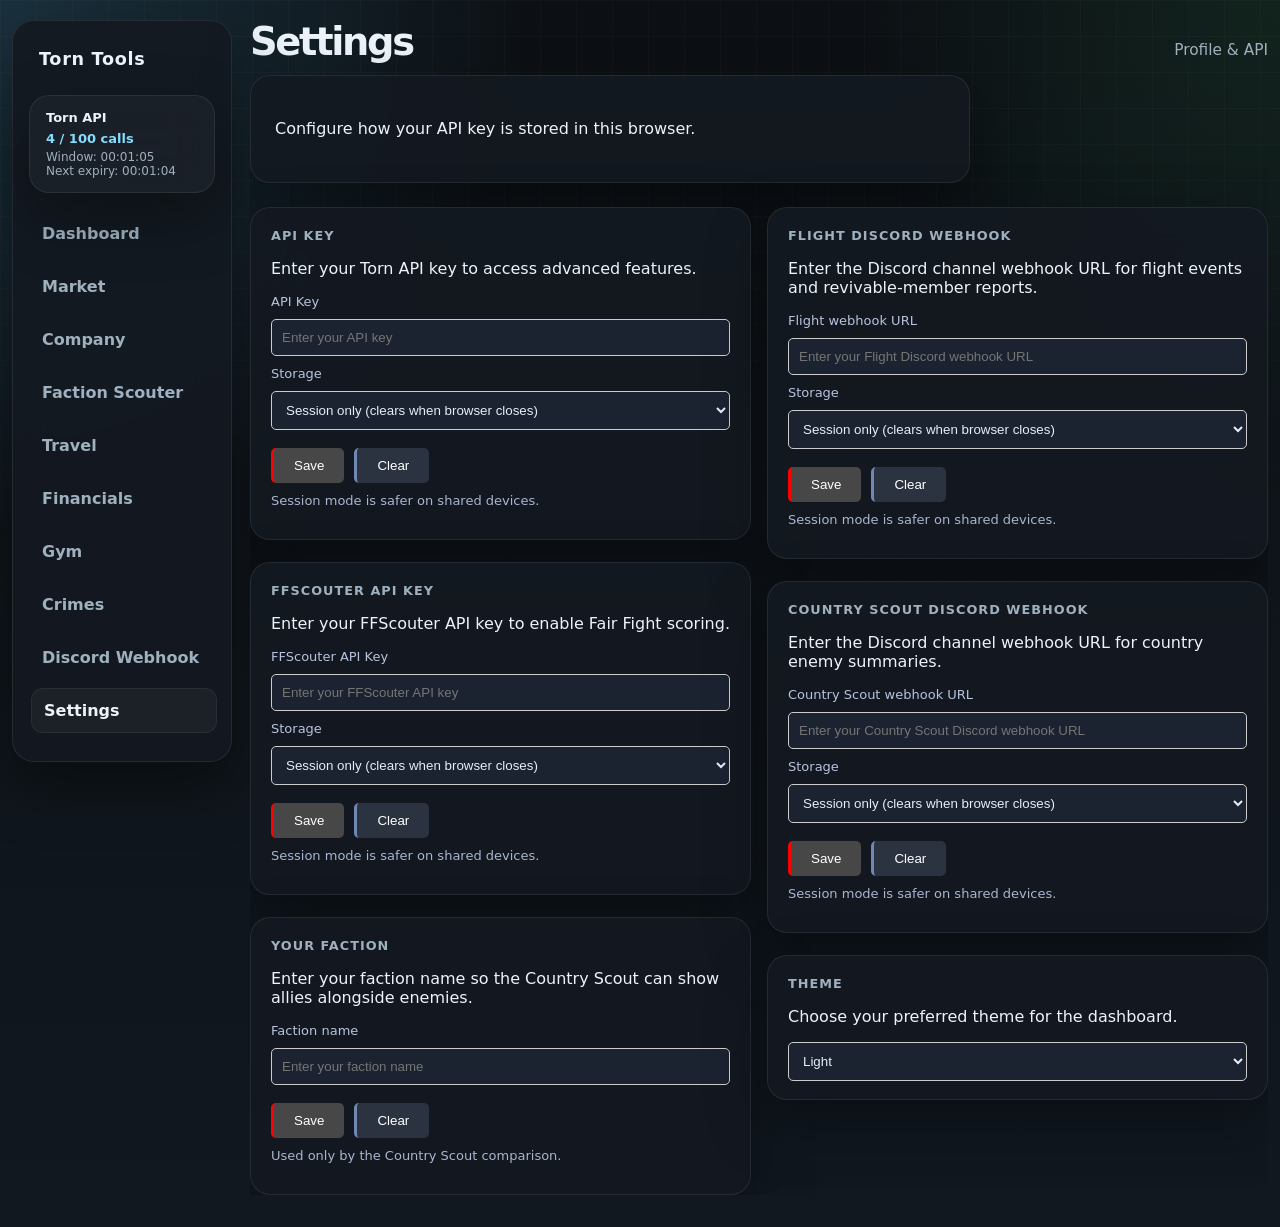
<file: index.html>
<!DOCTYPE html>
<html lang="en">
<head>
    <meta charset="UTF-8">
    <meta name="viewport" content="width=device-width, initial-scale=1.0">
    <title>Torn Dashboard</title>
    <link rel="stylesheet" href="./assets/css/styles.css">
    <link rel="stylesheet" href="./assets/css/dashboard.css">
</head>
    <body class="page-dashboard">
        <div class="container">

            <aside class="sidebar">

                <h2>Torn Tools</h2>

                <a href="./index.html">Dashboard</a>
                <a href="./pages/market.html">Market</a>
                <a href="./pages/company.html">Company</a>
                <a href="./pages/faction-scout.html">Faction Scouter</a>
                <a href="./pages/travel.html">Travel</a>
                <a href="./pages/financials.html">Financials</a>
                <a href="./pages/gym.html">Gym</a>
                <a href="./pages/crimes.html">Crimes</a>
                <a href="./pages/settings.html">Settings</a>
                    <a href="./pages/discord-webhook.html">Discord Webhook</a>

            </aside>

            <main class="content">

                <div class="header">
                    <h1>Dashboard</h1>
                    <span>
                        <span id="user-name">McGubbins</span>
                        <span> | </span>
                        <span id="user-faction">No Faction</span>
                    </span>
                </div>

                <div class="cards">

                    <div class="card card--wide">
                        <h3>Networth</h3>
                        <div class="value" id="user-networth">$0
                        </div>
                    </div>

                    <div class="card">
                        <h3>Level</h3>
                        <div class="value" id="user-level">35</div>
                    </div>

                    <div class="card">
                        <h3>Energy</h3>
                        <div class="value" id="user-energy">150 / 150</div>
                    </div>

                    <div class="card">
                        <h3>Nerve</h3>
                        <div class="value" id="user-nerve">60 / 60</div>
                    </div>

                    <div class="card">
                        <h3>Happy</h3>
                        <div class="value" id="user-happy">4,950 / 5,000</div>
                    </div>

                    <div class="card">
                        <h3>Life</h3>
                        <div class="value" id="user-life">0 / 0</div>
                    </div>

                </div>

            </main>

        </div>

        <script src="./assets/js/main.js"></script>
        <script src="./assets/js/dashboard.js"></script>
    </body>
</html>
</file>
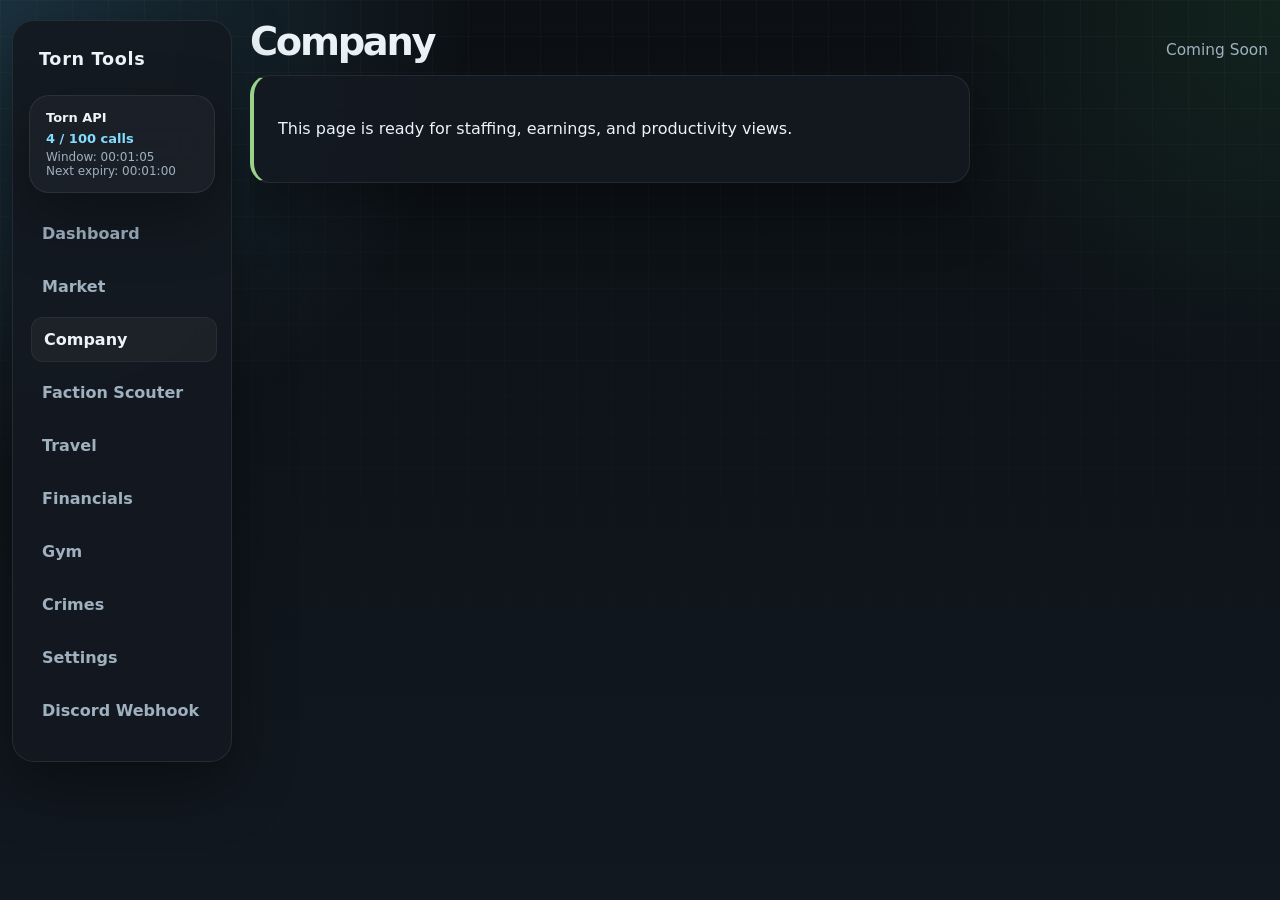
<file: pages/company.html>
<!DOCTYPE html>
<html lang="en">
<head>
    <meta charset="UTF-8">
    <meta name="viewport" content="width=device-width, initial-scale=1.0">
    <title>Company | Torn Dashboard</title>
    <link rel="stylesheet" href="../assets/css/styles.css">
    <link rel="stylesheet" href="../assets/css/company.css">
</head>
<body class="page-company">
    <div class="container">
        <aside class="sidebar">
            <h2>Torn Tools</h2>
            <a href="../index.html">Dashboard</a>
            <a href="./market.html">Market</a>
            <a href="./company.html">Company</a>
            <a href="./faction-scout.html">Faction Scouter</a>
            <a href="./travel.html">Travel</a>
            <a href="./financials.html">Financials</a>
            <a href="./gym.html">Gym</a>
            <a href="./crimes.html">Crimes</a>
            <a href="./settings.html">Settings</a>
                <a href="./discord-webhook.html">Discord Webhook</a>
        </aside>

        <main class="content">
            <div class="header">
                <h1>Company</h1>
                <span>Coming Soon</span>
            </div>
            <section class="page-placeholder">
                <p>This page is ready for staffing, earnings, and productivity views.</p>
            </section>
        </main>
    </div>

    <script src="../assets/js/main.js"></script>
</body>
</html>
</file>
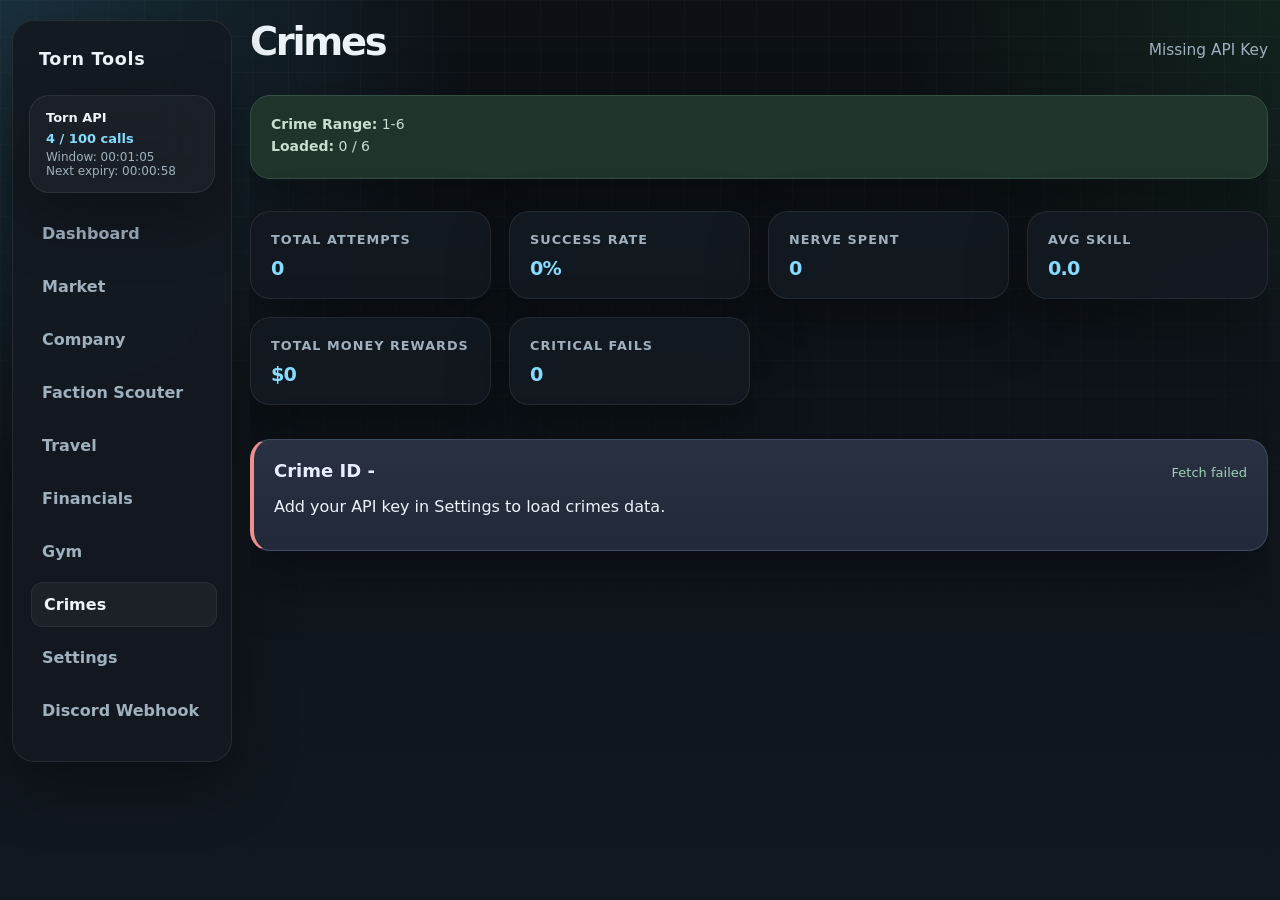
<file: pages/crimes.html>
<!DOCTYPE html>
<html lang="en">
<head>
    <meta charset="UTF-8">
    <meta name="viewport" content="width=device-width, initial-scale=1.0">
    <title>Crimes | Torn Dashboard</title>
    <link rel="stylesheet" href="../assets/css/styles.css">
    <link rel="stylesheet" href="../assets/css/crimes.css">
</head>
<body class="page-crimes">
    <div class="container">
        <aside class="sidebar">
            <h2>Torn Tools</h2>
            <a href="../index.html">Dashboard</a>
            <a href="./market.html">Market</a>
            <a href="./company.html">Company</a>
            <a href="./faction-scout.html">Faction Scouter</a>
            <a href="./travel.html">Travel</a>
            <a href="./financials.html">Financials</a>
            <a href="./gym.html">Gym</a>
            <a href="./crimes.html">Crimes</a>
            <a href="./settings.html">Settings</a>
                <a href="./discord-webhook.html">Discord Webhook</a>
        </aside>

        <main class="content">
            <div class="header">
                <h1>Crimes</h1>
                <span id="crimes-status">Ready</span>
            </div>

            <section class="card crimes-controls">
                <div class="crimes-controls-row">
                    <strong>Crime Range:</strong>
                    <span id="crime-range-text">1-9</span>
                </div>
                <div class="crimes-controls-row">
                    <strong>Loaded:</strong>
                    <span id="crimes-loaded-count">0 / 9</span>
                </div>
            </section>

            <section class="cards crimes-summary" id="crimes-summary"></section>
            <section class="crimes-list" id="crimes-list"></section>
        </main>
    </div>

    <script src="../assets/js/main.js"></script>
    <script src="../assets/js/crimes.js"></script>
</body>
</html>
</file>
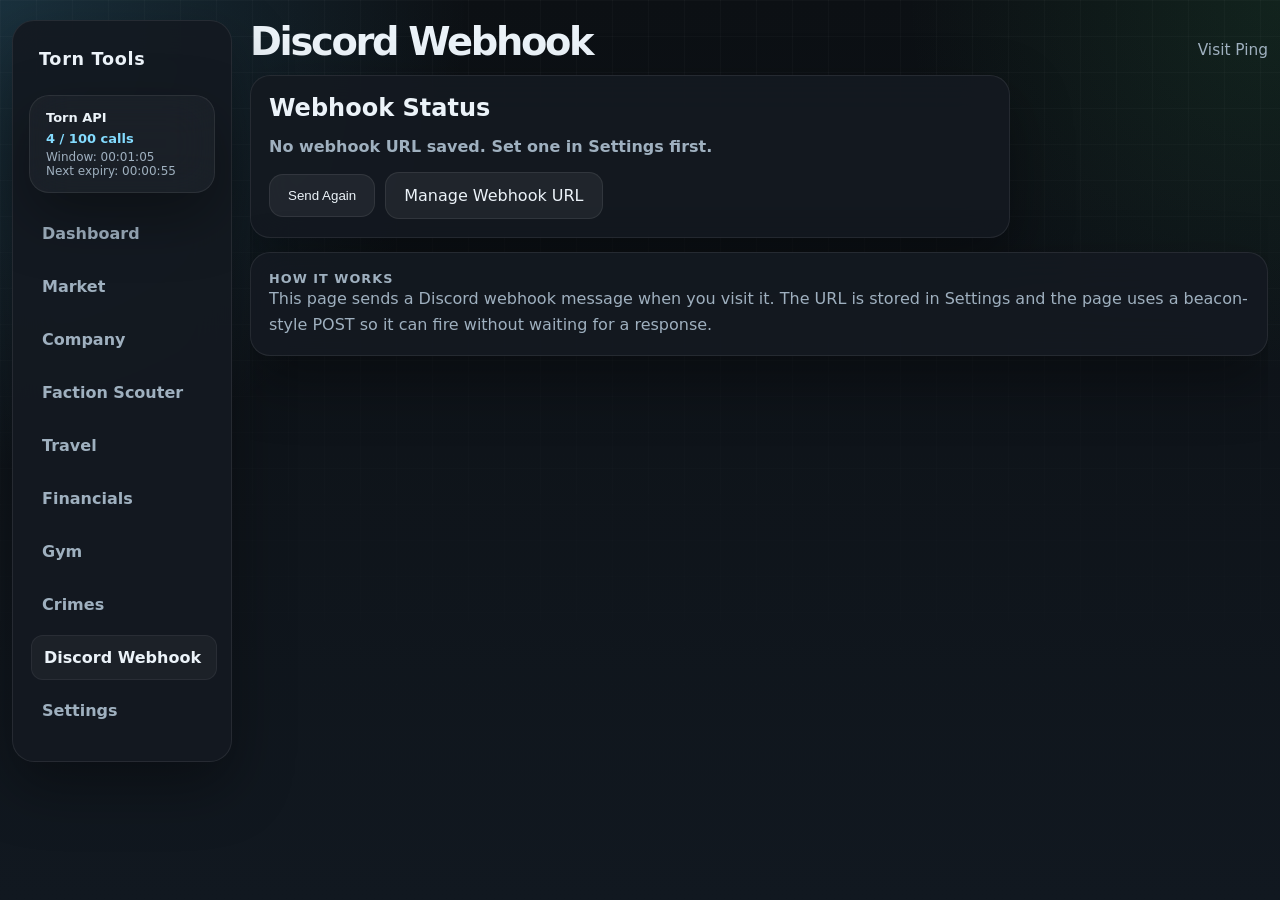
<file: pages/discord-webhook.html>
<!DOCTYPE html>
<html lang="en">
<head>
    <meta charset="UTF-8">
    <meta name="viewport" content="width=device-width, initial-scale=1.0">
    <title>Discord Webhook | Torn Dashboard</title>
    <link rel="stylesheet" href="../assets/css/styles.css">
    <link rel="stylesheet" href="../assets/css/discord-webhook.css">
</head>
<body class="page-discord-webhook">
    <div class="container">
        <aside class="sidebar">
            <h2>Torn Tools</h2>
            <a href="../index.html">Dashboard</a>
            <a href="./market.html">Market</a>
            <a href="./company.html">Company</a>
            <a href="./faction-scout.html">Faction Scouter</a>
            <a href="./travel.html">Travel</a>
            <a href="./financials.html">Financials</a>
            <a href="./gym.html">Gym</a>
            <a href="./crimes.html">Crimes</a>
            <a href="./discord-webhook.html">Discord Webhook</a>
            <a href="./settings.html">Settings</a>
        </aside>

        <main class="content">
            <div class="header">
                <h1>Discord Webhook</h1>
                <span>Visit Ping</span>
            </div>

            <section class="card webhook-panel">
                <h2>Webhook Status</h2>
                <p id="webhook-status">Preparing to send a visit ping...</p>
                <div class="webhook-actions">
                    <button id="webhook-resend-button" type="button" class="secondary">Send Again</button>
                    <a href="./settings.html" class="secondary webhook-link">Manage Webhook URL</a>
                </div>
            </section>

            <section class="card webhook-note-panel">
                <h3>How it works</h3>
                <p>This page sends a Discord webhook message when you visit it. The URL is stored in Settings and the page uses a beacon-style POST so it can fire without waiting for a response.</p>
            </section>
        </main>
    </div>

    <script src="../assets/js/main.js"></script>
    <script src="../assets/js/discord-webhook.js"></script>
</body>
</html>
</file>
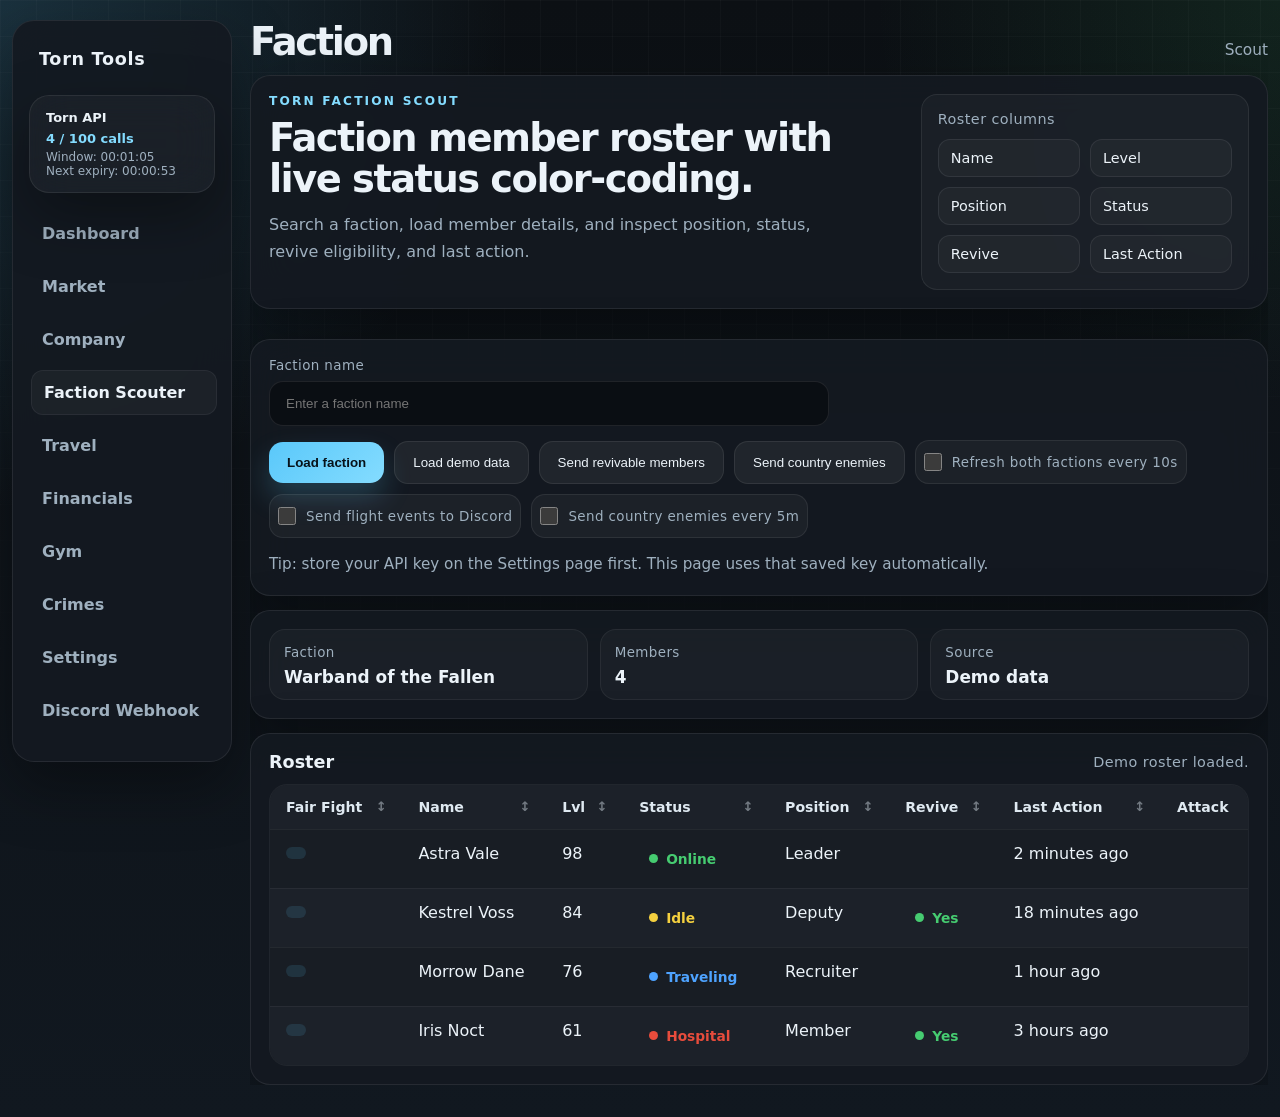
<file: pages/faction-scout.html>
<!DOCTYPE html>
<html lang="en">
<head>
    <meta charset="UTF-8">
    <meta name="viewport" content="width=device-width, initial-scale=1.0">
    <title>Faction | Torn Dashboard</title>
    <link rel="stylesheet" href="../assets/css/styles.css">
    <link rel="stylesheet" href="../assets/css/faction.css">
</head>
<body class="page-faction">
    <div class="container">
        <aside class="sidebar">
            <h2>Torn Tools</h2>
            <a href="../index.html">Dashboard</a>
            <a href="./market.html">Market</a>
            <a href="./company.html">Company</a>
            <a href="./faction-scout.html">Faction Scouter</a>
            <a href="./travel.html">Travel</a>
            <a href="./financials.html">Financials</a>
            <a href="./gym.html">Gym</a>
            <a href="./crimes.html">Crimes</a>
            <a href="./settings.html">Settings</a>
                <a href="./discord-webhook.html">Discord Webhook</a>
        </aside>

        <main class="content">
            <div class="header">
                <h1>Faction</h1>
                <span>Scout</span>
            </div>

            <section class="card faction-hero">
                <div>
                    <p class="faction-eyebrow">Torn Faction Scout</p>
                    <h2>Faction member roster with live status color-coding.</h2>
                    <p class="faction-lede">Search a faction, load member details, and inspect position, status, revive eligibility, and last action.</p>
                </div>
                <div class="faction-hero-card">
                    <div class="faction-hero-card-label">Roster columns</div>
                    <ul>
                        <li>Name</li>
                        <li>Level</li>
                        <li>Position</li>
                        <li>Status</li>
                        <li>Revive</li>
                        <li>Last Action</li>
                    </ul>
                </div>
            </section>

            <section class="card faction-controls">
                <form id="faction-form" class="faction-form-grid">
                    <label>
                        <span>Faction name</span>
                        <input id="faction-name" name="factionName" type="text" placeholder="Enter a faction name">
                    </label>

                    <div class="faction-button-row">
                        <button type="submit" class="primary">Load faction</button>
                        <button type="button" id="demo-button" class="secondary">Load demo data</button>
                        <button type="button" id="send-revivable-webhook-button" class="secondary">Send revivable members</button>
                        <button type="button" id="send-country-enemies-webhook-button" class="secondary">Send country enemies</button>
                        <label class="faction-toggle-row" for="auto-refresh-toggle">
                            <input id="auto-refresh-toggle" type="checkbox">
                            <span>Refresh both factions every 10s</span>
                        </label>
                        <label class="faction-toggle-row" for="flight-webhook-toggle">
                            <input id="flight-webhook-toggle" type="checkbox">
                            <span>Send flight events to Discord</span>
                        </label>
                        <label class="faction-toggle-row" for="country-webhook-timer-toggle">
                            <input id="country-webhook-timer-toggle" type="checkbox">
                            <span>Send country enemies every 5m</span>
                        </label>
                    </div>
                </form>

                <p class="faction-note">Tip: store your API key on the Settings page first. This page uses that saved key automatically.</p>
            </section>

            <section class="card faction-status-strip">
                <div><span class="faction-label">Faction</span><strong id="faction-title">No faction loaded</strong></div>
                <div><span class="faction-label">Members</span><strong id="member-count">0</strong></div>
                <div><span class="faction-label">Source</span><strong id="data-source">Not loaded</strong></div>
            </section>

            <section class="card faction-table-panel">
                <div class="faction-table-toolbar">
                    <h2>Roster</h2>
                    <span id="message" class="faction-message">Load a faction to begin.</span>
                </div>

                <div class="faction-table-wrap">
                    <table>
                        <thead>
                            <tr>
                                <th scope="col" aria-sort="none"><button type="button" class="sort-button" data-sort-key="fairFight">Fair Fight</button></th>
                                <th scope="col" aria-sort="none"><button type="button" class="sort-button" data-sort-key="name">Name</button></th>
                                <th scope="col" aria-sort="none"><button type="button" class="sort-button" data-sort-key="level">Lvl</button></th>
                                <th scope="col" aria-sort="none"><button type="button" class="sort-button" data-sort-key="status">Status</button></th>
                                <th scope="col" aria-sort="none"><button type="button" class="sort-button" data-sort-key="position">Position</button></th>
                                <th scope="col" aria-sort="none"><button type="button" class="sort-button" data-sort-key="revive">Revive</button></th>
                                <th scope="col" aria-sort="none"><button type="button" class="sort-button" data-sort-key="lastAction">Last Action</button></th>
                                <th scope="col">Attack</th>
                            </tr>
                        </thead>
                        <tbody id="member-body">
                            <tr class="empty-row">
                                <td colspan="8">No roster loaded yet.</td>
                            </tr>
                        </tbody>
                    </table>
                </div>
            </section>
        </main>
    </div>

    <script src="../assets/js/main.js"></script>
    <script src="../assets/js/faction-api.js"></script>
    <script src="../assets/js/faction-roster.js"></script>
    <script src="../assets/js/faction-travel.js"></script>
    <script src="../assets/js/faction-flight-timers.js"></script>
    <script src="../assets/js/faction-discord.js"></script>
    <script src="../assets/js/faction.js"></script>
</body>
</html>
</file>
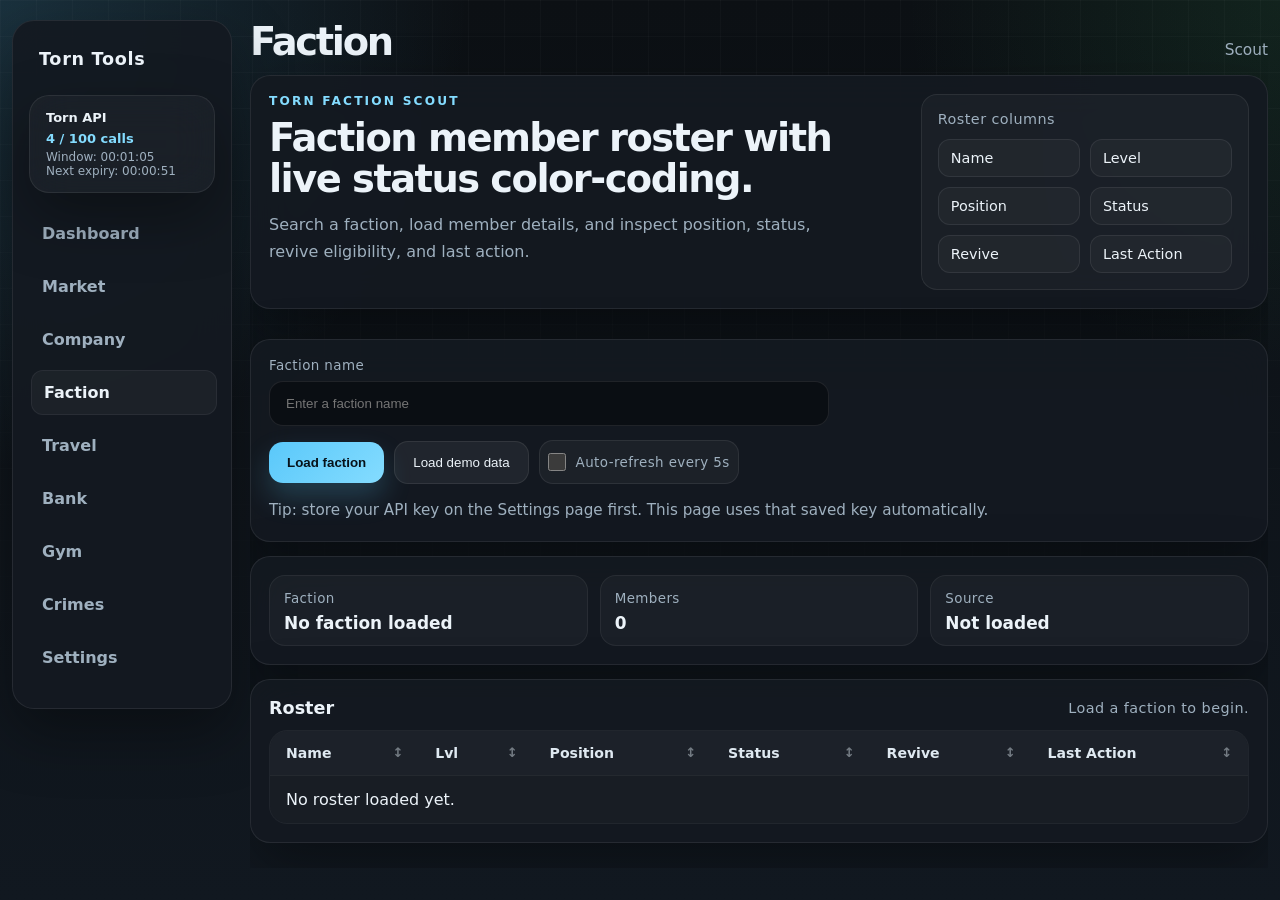
<file: pages/faction.html>
<!DOCTYPE html>
<html lang="en">
<head>
    <meta charset="UTF-8">
    <meta name="viewport" content="width=device-width, initial-scale=1.0">
    <title>Faction | Torn Dashboard</title>
    <link rel="stylesheet" href="../assets/css/styles.css">
    <link rel="stylesheet" href="../assets/css/faction.css">
</head>
<body class="page-faction">
    <div class="container">
        <aside class="sidebar">
            <h2>Torn Tools</h2>
            <a href="../index.html">Dashboard</a>
            <a href="./market.html">Market</a>
            <a href="./company.html">Company</a>
            <a href="./faction.html">Faction</a>
            <a href="./travel.html">Travel</a>
            <a href="./bank.html">Bank</a>
            <a href="./gym.html">Gym</a>
            <a href="./crimes.html">Crimes</a>
            <a href="./settings.html">Settings</a>
        </aside>

        <main class="content">
            <div class="header">
                <h1>Faction</h1>
                <span>Scout</span>
            </div>

            <section class="card faction-hero">
                <div>
                    <p class="faction-eyebrow">Torn Faction Scout</p>
                    <h2>Faction member roster with live status color-coding.</h2>
                    <p class="faction-lede">Search a faction, load member details, and inspect position, status, revive eligibility, and last action.</p>
                </div>
                <div class="faction-hero-card">
                    <div class="faction-hero-card-label">Roster columns</div>
                    <ul>
                        <li>Name</li>
                        <li>Level</li>
                        <li>Position</li>
                        <li>Status</li>
                        <li>Revive</li>
                        <li>Last Action</li>
                    </ul>
                </div>
            </section>

            <section class="card faction-controls">
                <form id="faction-form" class="faction-form-grid">
                    <label>
                        <span>Faction name</span>
                        <input id="faction-name" name="factionName" type="text" placeholder="Enter a faction name">
                    </label>

                    <div class="faction-button-row">
                        <button type="submit" class="primary">Load faction</button>
                        <button type="button" id="demo-button" class="secondary">Load demo data</button>
                        <label class="faction-toggle-row" for="auto-refresh-toggle">
                            <input id="auto-refresh-toggle" type="checkbox">
                            <span>Auto-refresh every 5s</span>
                        </label>
                    </div>
                </form>

                <p class="faction-note">Tip: store your API key on the Settings page first. This page uses that saved key automatically.</p>
            </section>

            <section class="card faction-status-strip">
                <div><span class="faction-label">Faction</span><strong id="faction-title">No faction loaded</strong></div>
                <div><span class="faction-label">Members</span><strong id="member-count">0</strong></div>
                <div><span class="faction-label">Source</span><strong id="data-source">Not loaded</strong></div>
            </section>

            <section class="card faction-table-panel">
                <div class="faction-table-toolbar">
                    <h2>Roster</h2>
                    <span id="message" class="faction-message">Load a faction to begin.</span>
                </div>

                <div class="faction-table-wrap">
                    <table>
                        <thead>
                            <tr>
                                <th scope="col" aria-sort="none"><button type="button" class="sort-button" data-sort-key="name">Name</button></th>
                                <th scope="col" aria-sort="none"><button type="button" class="sort-button" data-sort-key="level">Lvl</button></th>
                                <th scope="col" aria-sort="none"><button type="button" class="sort-button" data-sort-key="position">Position</button></th>
                                <th scope="col" aria-sort="none"><button type="button" class="sort-button" data-sort-key="status">Status</button></th>
                                <th scope="col" aria-sort="none"><button type="button" class="sort-button" data-sort-key="revive">Revive</button></th>
                                <th scope="col" aria-sort="none"><button type="button" class="sort-button" data-sort-key="lastAction">Last Action</button></th>
                            </tr>
                        </thead>
                        <tbody id="member-body">
                            <tr class="empty-row">
                                <td colspan="6">No roster loaded yet.</td>
                            </tr>
                        </tbody>
                    </table>
                </div>
            </section>
        </main>
    </div>

    <script src="../assets/js/main.js"></script>
    <script src="../assets/js/faction.js"></script>
</body>
</html>
</file>
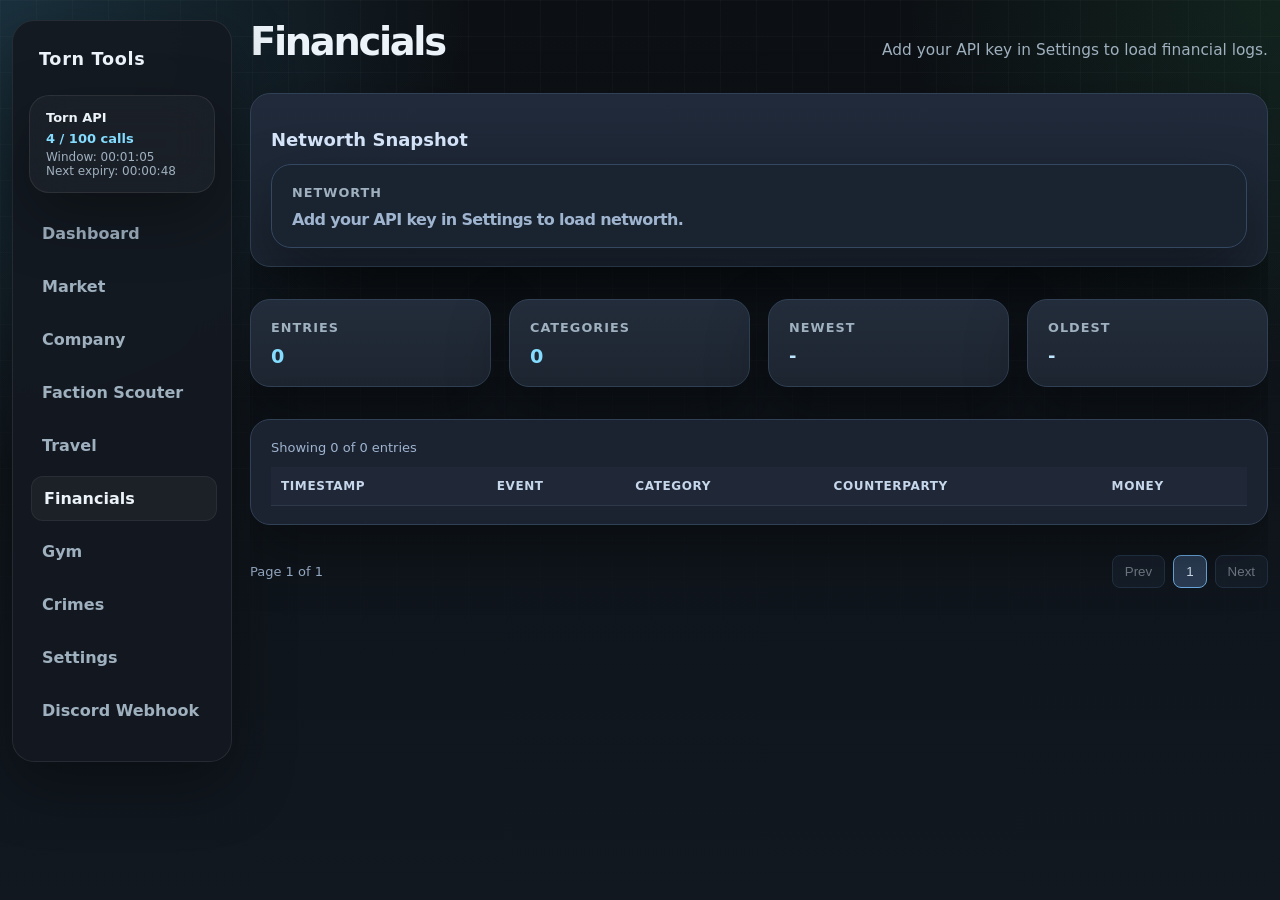
<file: pages/financials.html>
<!DOCTYPE html>
<html lang="en">
<head>
    <meta charset="UTF-8">
    <meta name="viewport" content="width=device-width, initial-scale=1.0">
    <title>Financials | Torn Dashboard</title>
    <link rel="stylesheet" href="../assets/css/styles.css">
    <link rel="stylesheet" href="../assets/css/financials.css">
</head>
<body class="page-financials">
    <div class="container">
        <aside class="sidebar">
            <h2>Torn Tools</h2>
            <a href="../index.html">Dashboard</a>
            <a href="./market.html">Market</a>
            <a href="./company.html">Company</a>
            <a href="./faction-scout.html">Faction Scouter</a>
            <a href="./travel.html">Travel</a>
            <a href="./financials.html">Financials</a>
            <a href="./gym.html">Gym</a>
            <a href="./crimes.html">Crimes</a>
            <a href="./settings.html">Settings</a>
                <a href="./discord-webhook.html">Discord Webhook</a>
        </aside>

        <main class="content">
            <div class="header">
                <h1>Financials</h1>
                <span id="financials-status">Loading...</span>
            </div>

            <section class="financials-networth card">
                <h2>Networth Snapshot</h2>
                <div class="cards" id="financials-networth-cards"></div>
            </section>

            <section class="financials-summary cards" id="financials-summary"></section>

            <section class="card financials-table-card">
                <div class="financials-table-wrap" id="financials-table-wrap"></div>
            </section>

            <div class="financials-pagination" id="financials-pagination"></div>
        </main>
    </div>

    <script src="../assets/js/main.js"></script>
    <script src="../assets/js/financials.js"></script>
</body>
</html>
</file>
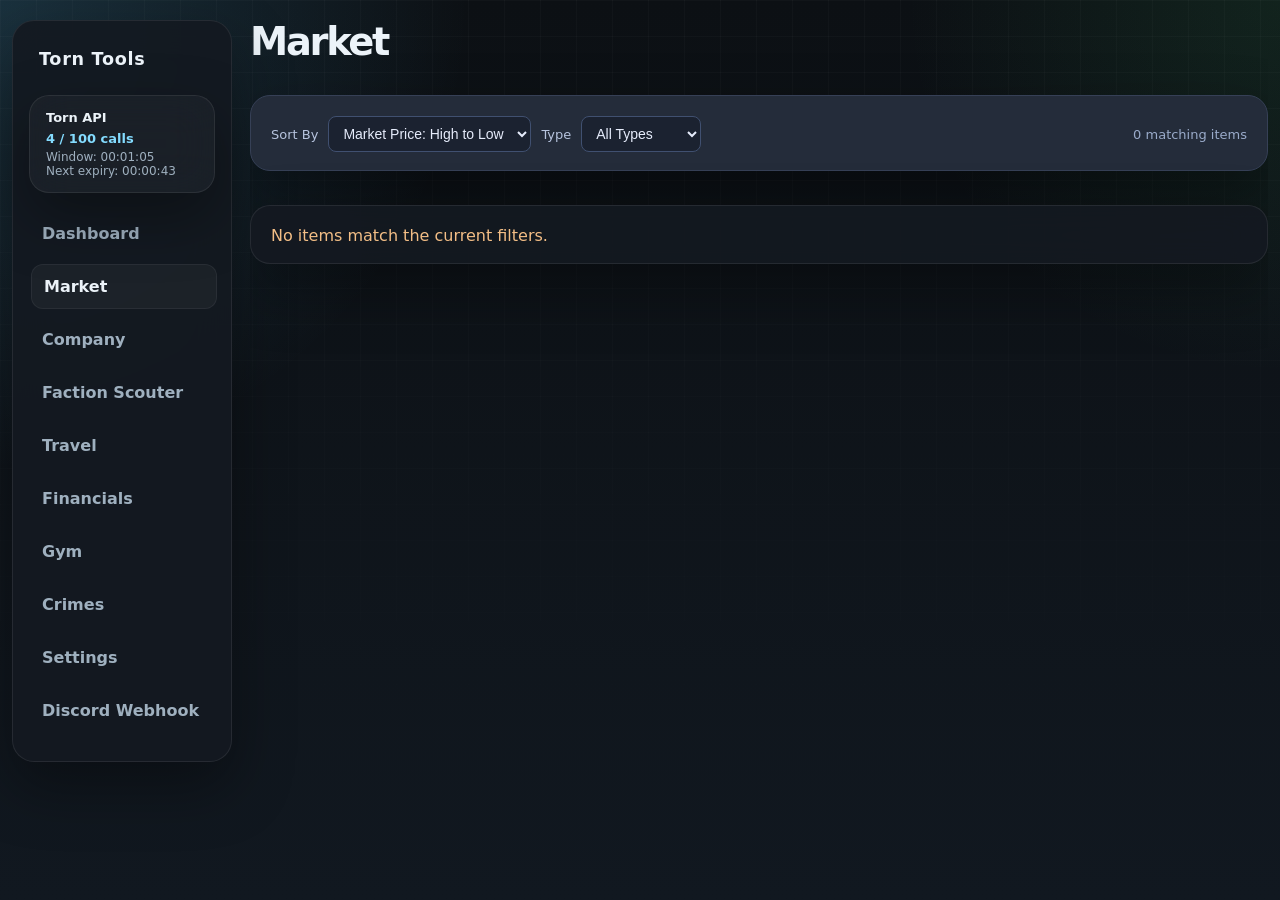
<file: pages/market.html>
<!DOCTYPE html>
<html lang="en">
<head>
    <meta charset="UTF-8">
    <meta name="viewport" content="width=device-width, initial-scale=1.0">
    <title>Market | Torn Dashboard</title>
    <link rel="stylesheet" href="../assets/css/styles.css">
    <link rel="stylesheet" href="../assets/css/market.css">
</head>
<body class="page-market">
    <div class="container">
        <aside class="sidebar">
            <h2>Torn Tools</h2>
            <a href="../index.html">Dashboard</a>
            <a href="./market.html">Market</a>
            <a href="./company.html">Company</a>
            <a href="./faction-scout.html">Faction Scouter</a>
            <a href="./travel.html">Travel</a>
            <a href="./financials.html">Financials</a>
            <a href="./gym.html">Gym</a>
            <a href="./crimes.html">Crimes</a>
            <a href="./settings.html">Settings</a>
                <a href="./discord-webhook.html">Discord Webhook</a>
        </aside>

        <main class="content">
            <div class="header">
                <h1>Market</h1>
            </div>

            <section class="market-controls card">
                <div class="market-controls-row">
                    <div class="market-control-group">
                        <label for="market-sort-select">Sort By</label>
                        <select id="market-sort-select">
                            <option value="market-desc">Market Price: High to Low</option>
                            <option value="market-asc">Market Price: Low to High</option>
                            <option value="vendor-buy-desc">Vendor Buy: High to Low</option>
                            <option value="vendor-buy-asc">Vendor Buy: Low to High</option>
                            <option value="circulation-desc">Circulation: High to Low</option>
                            <option value="circulation-asc">Circulation: Low to High</option>
                            <option value="name-asc">Name: A to Z</option>
                            <option value="name-desc">Name: Z to A</option>
                        </select>
                    </div>

                    <div class="market-control-group">
                        <label for="market-type-filter">Type</label>
                        <select id="market-type-filter">
                            <option value="all">All Types</option>
                            <option value="Primary">Primary</option>
                            <option value="Secondary">Secondary</option>
                            <option value="Melee">Melee</option>
                            <option value="Temporary">Temporary</option>
                            <option value="Armor">Armor</option>
                            <option value="Ammunition">Ammunition</option>
                            <option value="Attachments">Attachments</option>
                            <option value="Medical">Medical</option>
                            <option value="Drugs">Drugs</option>
                            <option value="Boosters">Boosters</option>
                            <option value="Plushies">Plushies</option>
                            <option value="Flowers">Flowers</option>
                            <option value="Cars">Cars</option>
                            <option value="Collectibles">Collectibles</option>
                        </select>
                    </div>
                </div>
                <div class="market-item-count" id="market-item-count">Loading items...</div>
            </section>

            <div class="cards">
                <div class="card">
                    <h3>Market Overview</h3>
                    <p>Get a quick snapshot of the market trends and pricing.</p>
                </div>
                <div class="card">
                    <h3>Stock Opportunities</h3>
                    <p>Discover potential stock investments and their performance.</p>
                </div>
                <div class="card">
                    <h3>Trading Tools</h3>
                    <p>Access tools to help you make informed trading decisions.</p>
                </div>

            </div>
        </main>
    </div>

    <script src="../assets/js/main.js"></script>
    <script src="../assets/js/market.js"></script>
</body>
</html>
</file>
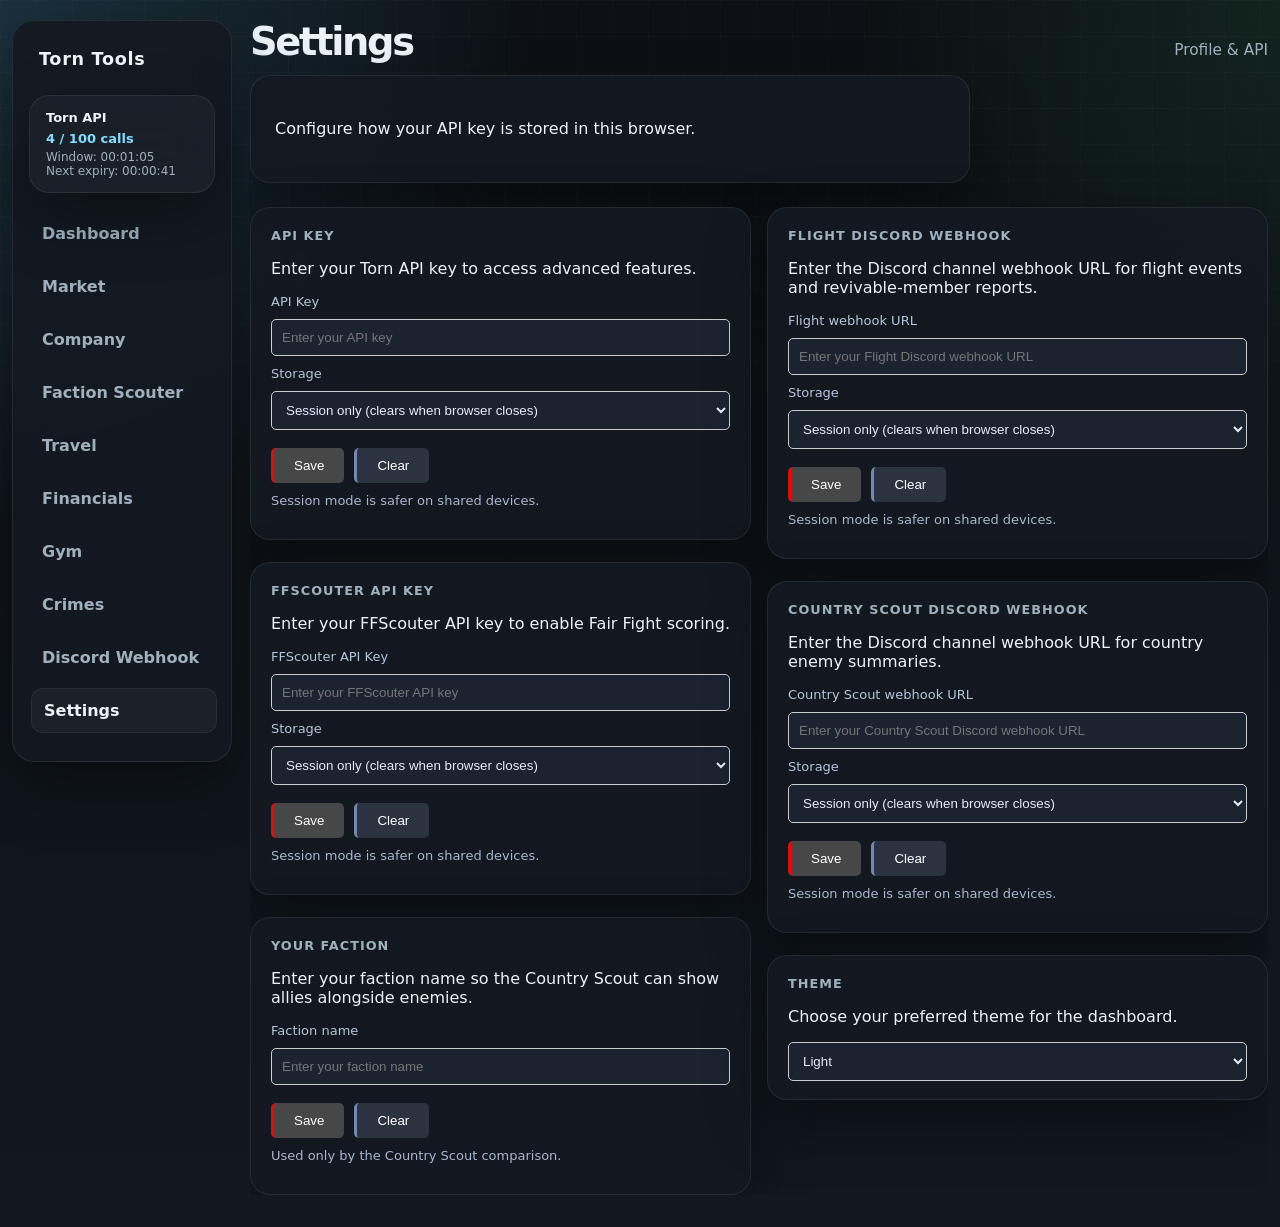
<file: pages/settings.html>
<!DOCTYPE html>
<html lang="en">
<head>
    <meta charset="UTF-8">
    <meta name="viewport" content="width=device-width, initial-scale=1.0">
    <title>Settings | Torn Dashboard</title>
    <link rel="stylesheet" href="../assets/css/styles.css">
    <link rel="stylesheet" href="../assets/css/settings.css">
</head>
<body class="page-settings">
    <div class="container">
        <aside class="sidebar">
            <h2>Torn Tools</h2>
            <a href="../index.html">Dashboard</a>
            <a href="./market.html">Market</a>
            <a href="./company.html">Company</a>
            <a href="./faction-scout.html">Faction Scouter</a>
            <a href="./travel.html">Travel</a>
            <a href="./financials.html">Financials</a>
            <a href="./gym.html">Gym</a>
            <a href="./crimes.html">Crimes</a>
            <a href="./discord-webhook.html">Discord Webhook</a>
            <a href="./settings.html">Settings</a>
        </aside>

        <main class="content">
            <div class="header">
                <h1>Settings</h1>
                <span>Profile & API</span>
            </div>

            <section class="page-placeholder">
                <p>Configure how your API key is stored in this browser.</p>
            </section>


            <div class="settingList">
                <div class="settings-column">
                    <div class="card api-key-card">
                        <h3>API Key</h3>
                        <p>Enter your Torn API key to access advanced features.</p>

                        <label for="api-key-input" class="settings-label">API Key</label>
                        <input id="api-key-input" type="text" placeholder="Enter your API key" autocomplete="off">

                        <label for="api-key-storage-mode" class="settings-label">Storage</label>
                        <select id="api-key-storage-mode">
                            <option value="session">Session only (clears when browser closes)</option>
                            <option value="remember">Remember on this device</option>
                        </select>

                        <div class="settings-actions">
                            <button id="api-key-save-button" type="button">Save</button>
                            <button id="api-key-clear-button" type="button" class="button-secondary">Clear</button>
                        </div>
                        <p class="settings-note" id="api-key-storage-note">Session mode is safer on shared devices.</p>
                    </div>

                    <div class="card api-key-card">
                        <h3>FFScouter API Key</h3>
                        <p>Enter your FFScouter API key to enable Fair Fight scoring.</p>

                        <label for="ffscouter-api-key-input" class="settings-label">FFScouter API Key</label>
                        <input id="ffscouter-api-key-input" type="text" placeholder="Enter your FFScouter API key" autocomplete="off">

                        <label for="ffscouter-api-key-storage-mode" class="settings-label">Storage</label>
                        <select id="ffscouter-api-key-storage-mode">
                            <option value="session">Session only (clears when browser closes)</option>
                            <option value="remember">Remember on this device</option>
                        </select>

                        <div class="settings-actions">
                            <button id="ffscouter-api-key-save-button" type="button">Save</button>
                            <button id="ffscouter-api-key-clear-button" type="button" class="button-secondary">Clear</button>
                        </div>
                        <p class="settings-note" id="ffscouter-api-key-storage-note">Session mode is safer on shared devices.</p>
                    </div>

                    <div class="card api-key-card">
                        <h3>Your Faction</h3>
                        <p>Enter your faction name so the Country Scout can show allies alongside enemies.</p>

                        <label for="own-faction-name-input" class="settings-label">Faction name</label>
                        <input id="own-faction-name-input" type="text" placeholder="Enter your faction name" autocomplete="off">

                        <div class="settings-actions">
                            <button id="own-faction-name-save-button" type="button">Save</button>
                            <button id="own-faction-name-clear-button" type="button" class="button-secondary">Clear</button>
                        </div>
                        <p class="settings-note" id="own-faction-name-storage-note">Used only by the Country Scout comparison.</p>
                    </div>
                </div>

                <div class="settings-column">
                    <div class="card api-key-card">
                        <h3>Flight Discord Webhook</h3>
                        <p>Enter the Discord channel webhook URL for flight events and revivable-member reports.</p>

                        <label for="discord-webhook-url-input" class="settings-label">Flight webhook URL</label>
                        <input id="discord-webhook-url-input" type="text" placeholder="Enter your Flight Discord webhook URL" autocomplete="off">

                        <label for="discord-webhook-url-storage-mode" class="settings-label">Storage</label>
                        <select id="discord-webhook-url-storage-mode">
                            <option value="session">Session only (clears when browser closes)</option>
                            <option value="remember">Remember on this device</option>
                        </select>

                        <div class="settings-actions">
                            <button id="discord-webhook-url-save-button" type="button">Save</button>
                            <button id="discord-webhook-url-clear-button" type="button" class="button-secondary">Clear</button>
                        </div>
                        <p class="settings-note" id="discord-webhook-url-storage-note">Session mode is safer on shared devices.</p>
                    </div>

                    <div class="card api-key-card">
                        <h3>Country Scout Discord Webhook</h3>
                        <p>Enter the Discord channel webhook URL for country enemy summaries.</p>

                        <label for="country-scout-webhook-url-input" class="settings-label">Country Scout webhook URL</label>
                        <input id="country-scout-webhook-url-input" type="text" placeholder="Enter your Country Scout Discord webhook URL" autocomplete="off">

                        <label for="country-scout-webhook-url-storage-mode" class="settings-label">Storage</label>
                        <select id="country-scout-webhook-url-storage-mode">
                            <option value="session">Session only (clears when browser closes)</option>
                            <option value="remember">Remember on this device</option>
                        </select>

                        <div class="settings-actions">
                            <button id="country-scout-webhook-url-save-button" type="button">Save</button>
                            <button id="country-scout-webhook-url-clear-button" type="button" class="button-secondary">Clear</button>
                        </div>
                        <p class="settings-note" id="country-scout-webhook-url-storage-note">Session mode is safer on shared devices.</p>
                    </div>

                    <div class="card">
                        <h3>Theme</h3>
                        <p>Choose your preferred theme for the dashboard.</p>
                        <select>
                            <option value="light">Light</option>
                            <option value="dark">Dark</option>
                        </select>
                    </div>
                </div>
            </div>

        </main>
    </div>

    <script src="../assets/js/main.js"></script>
    <script src="../assets/js/settings.js"></script>
</body>
</html>
</file>
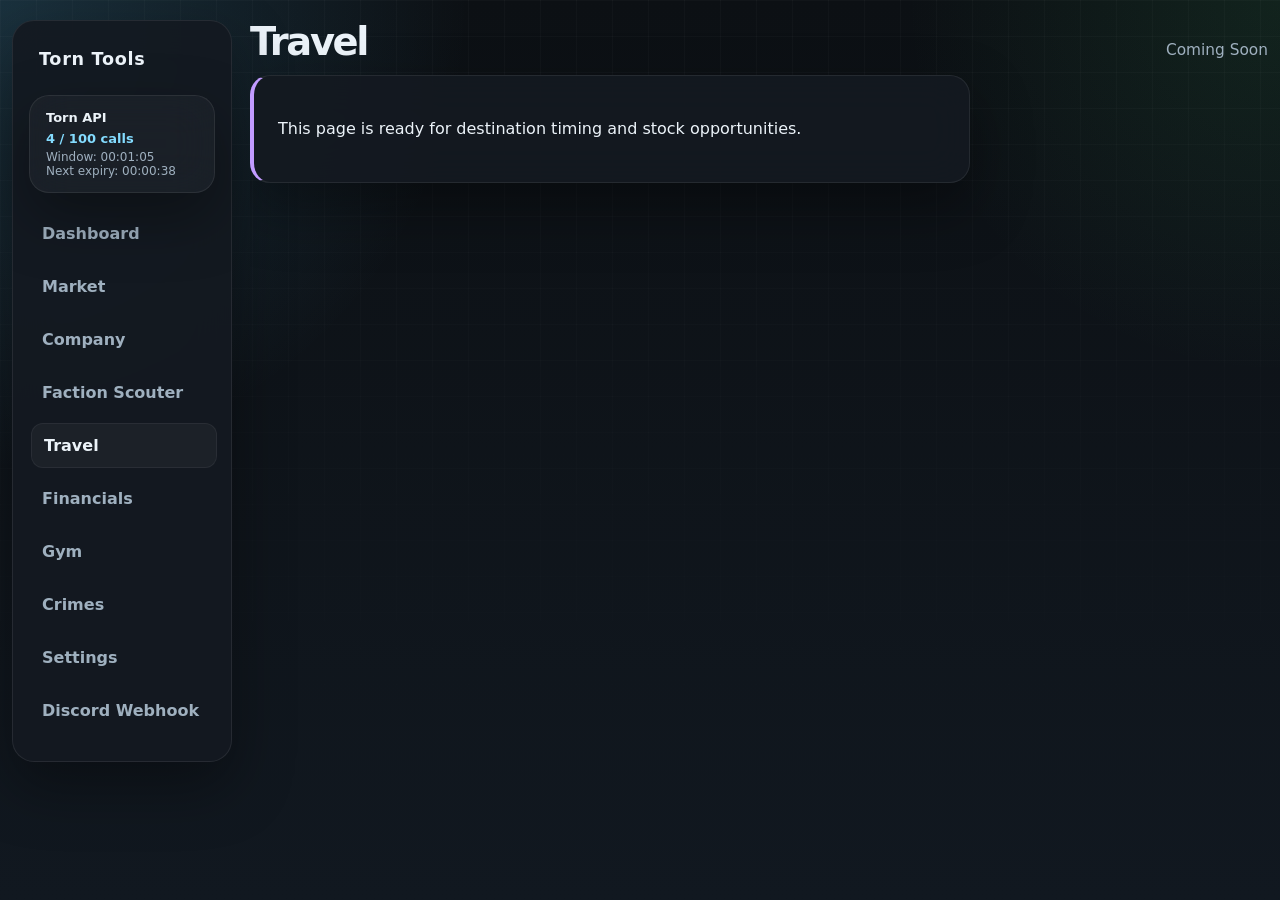
<file: pages/travel.html>
<!DOCTYPE html>
<html lang="en">
<head>
    <meta charset="UTF-8">
    <meta name="viewport" content="width=device-width, initial-scale=1.0">
    <title>Travel | Torn Dashboard</title>
    <link rel="stylesheet" href="../assets/css/styles.css">
    <link rel="stylesheet" href="../assets/css/travel.css">
</head>
<body class="page-travel">
    <div class="container">
        <aside class="sidebar">
            <h2>Torn Tools</h2>
            <a href="../index.html">Dashboard</a>
            <a href="./market.html">Market</a>
            <a href="./company.html">Company</a>
            <a href="./faction-scout.html">Faction Scouter</a>
            <a href="./travel.html">Travel</a>
            <a href="./financials.html">Financials</a>
            <a href="./gym.html">Gym</a>
            <a href="./crimes.html">Crimes</a>
            <a href="./settings.html">Settings</a>
                <a href="./discord-webhook.html">Discord Webhook</a>
        </aside>

        <main class="content">
            <div class="header">
                <h1>Travel</h1>
                <span>Coming Soon</span>
            </div>
            <section class="page-placeholder">
                <p>This page is ready for destination timing and stock opportunities.</p>
            </section>
        </main>
    </div>

    <script src="../assets/js/main.js"></script>
</body>
</html>
</file>
<file: assets/css/styles.css>
:root {
    color-scheme: dark;
    --bg: #101418;
    --bg-soft: #151b22;
    --panel: rgba(20, 26, 33, 0.92);
    --panel-border: rgba(255, 255, 255, 0.08);
    --panel-strong: rgba(255, 255, 255, 0.04);
    --text: #ecf3f9;
    --muted: #9fb0bf;
    --accent: #5ac8fa;
    --accent-strong: #84dcff;
    --good: #46cc71;
    --bad: #e74c3c;
    --warn: #f3a81f;
    --blue: #4ea3ff;
    --yellow: #f4d03f;
    --shadow: 0 24px 60px rgba(0, 0, 0, 0.35);
}

* {
    box-sizing: border-box;
}

html,
body {
    margin: 0;
    min-height: 100%;
}

body {
    font-family: Inter, ui-sans-serif, system-ui, -apple-system, BlinkMacSystemFont, "Segoe UI", sans-serif;
    color: var(--text);
    background:
        radial-gradient(circle at top left, rgba(90, 200, 250, 0.18), transparent 30%),
        radial-gradient(circle at top right, rgba(70, 204, 113, 0.1), transparent 24%),
        linear-gradient(180deg, #0c1014 0%, #111820 100%);
}

body::before {
    content: "";
    position: fixed;
    inset: 0;
    background-image: linear-gradient(rgba(255, 255, 255, 0.03) 1px, transparent 1px), linear-gradient(90deg, rgba(255, 255, 255, 0.03) 1px, transparent 1px);
    background-size: 36px 36px;
    mask-image: linear-gradient(180deg, rgba(0, 0, 0, 0.8), transparent 90%);
    pointer-events: none;
}

.container {
    width: min(1440px, calc(100% - 24px));
    margin: 0 auto;
    display: grid;
    grid-template-columns: 220px minmax(0, 1fr);
    gap: 18px;
    min-height: 100vh;
    padding: 20px 0 32px;
    position: relative;
}

.sidebar {
    background: var(--panel);
    border: 1px solid var(--panel-border);
    border-radius: 22px;
    box-shadow: var(--shadow);
    backdrop-filter: blur(20px);
    padding: 20px 16px;
    align-self: start;
    position: sticky;
    top: 16px;
}

.sidebar h2 {
    margin: 0 0 18px;
    padding: 8px 10px;
    font-size: 1.1rem;
    letter-spacing: 0.04em;
    color: var(--text);
}

.sidebar-toggle {
    display: none;
}

.sidebar a {
    display: block;
    padding: 12px 12px;
    margin-bottom: 8px;
    color: var(--muted);
    text-decoration: none;
    border-radius: 12px;
    border: 1px solid transparent;
    font-weight: 600;
    transition: background 0.18s ease, border-color 0.18s ease, color 0.18s ease, transform 0.18s ease;
}

.sidebar a:hover,
.sidebar a.is-active {
    background: rgba(255, 255, 255, 0.04);
    border-color: rgba(255, 255, 255, 0.06);
    color: var(--text);
    transform: translateX(2px);
}

.content {
    flex: 1;
    padding: 4px 0 0;
    overflow: auto;
    display: grid;
    grid-template-columns: minmax(0, 1fr);
    gap: 14px;
    align-content: start;
}

.header {
    display: flex;
    justify-content: space-between;
    align-items: end;
    gap: 16px;
    margin-bottom: 2px;
}

.header h1 {
    margin: 0;
    font-size: clamp(2.2rem, 3vw, 3.5rem);
    line-height: 0.92;
    letter-spacing: -0.06em;
}

.header > span {
    color: var(--muted);
    font-size: 0.96rem;
}

.cards {
    display: grid;
    grid-template-columns: repeat(auto-fit, minmax(220px, 1fr));
    gap: 18px;
}

.card--wide {
    grid-column: span 2;
}

.card,
.page-placeholder,
.api-call-ticker,
.page-faction .faction-hero,
.page-faction .faction-controls,
.page-faction .faction-status-strip,
.page-faction .faction-table-panel {
    background: var(--panel);
    border: 1px solid var(--panel-border);
    border-radius: 20px;
    box-shadow: var(--shadow);
    backdrop-filter: blur(20px);
}

.card {
    padding: 20px 20px 18px;
}

.card h3,
.faction-label,
.page-faction .faction-hero-card-label,
.page-faction .faction-form-grid label span,
.page-faction .faction-message {
    color: var(--muted);
    font-size: 0.82rem;
    letter-spacing: 0.03em;
}

.card h3 {
    margin: 0 0 10px;
    font-size: 0.8rem;
    letter-spacing: 0.08em;
    text-transform: uppercase;
    font-weight: 700;
}

.value {
    font-size: clamp(1rem, 1.5vw, 2rem);
    font-weight: 800;
    color: var(--accent-strong);
    letter-spacing: -0.04em;
    overflow-wrap: anywhere;
    word-break: break-word;
}

.page-placeholder {
    width: min(100%, 720px);
    max-width: none;
    padding: 24px;
    line-height: 1.6;
    color: var(--text);
}

.api-call-ticker {
    width: 100%;
    margin-bottom: 18px;
    padding: 14px 16px;
    font-size: 13px;
    background: rgba(255, 255, 255, 0.03);
}

.api-call-ticker-title {
    font-weight: 700;
    color: var(--text);
    margin-bottom: 6px;
}

.api-call-ticker-count {
    color: var(--accent-strong);
    font-weight: 700;
    margin-bottom: 4px;
}

.api-call-ticker-window,
.api-call-ticker-reset {
    color: var(--muted);
    font-size: 12px;
}

.primary,
.secondary {
    border: 0;
    border-radius: 14px;
    padding: 13px 18px;
    cursor: pointer;
    transition: transform 0.18s ease, box-shadow 0.18s ease, background 0.18s ease;
}

.primary {
    color: #07121a;
    background: linear-gradient(135deg, var(--accent), var(--accent-strong));
    box-shadow: 0 14px 28px rgba(90, 200, 250, 0.22);
    font-weight: 700;
}

.secondary {
    color: var(--text);
    background: rgba(255, 255, 255, 0.06);
    border: 1px solid rgba(255, 255, 255, 0.08);
}

.primary:hover,
.secondary:hover {
    transform: translateY(-1px);
}

@media (max-width: 900px) {
    .container {
        grid-template-columns: 1fr;
        min-height: auto;
        width: min(100% - 20px, 1220px);
    }

    .sidebar {
        position: static;
    }

    .content {
        overflow: visible;
    }

    .cards {
        grid-template-columns: repeat(2, minmax(0, 1fr));
    }

    .card--wide {
        grid-column: span 2;
    }
}

@media (max-width: 640px) {
    .container {
        width: min(100% - 20px, 1220px);
        padding-top: 18px;
        gap: 12px;
    }

    .sidebar {
        padding: 10px;
        border-radius: 16px;
    }

    .sidebar h2 {
        margin: 0;
        padding: 8px 10px;
    }

    .sidebar-toggle {
        width: 100%;
        display: flex;
        align-items: center;
        justify-content: space-between;
        gap: 12px;
        padding: 11px 12px;
        border: 1px solid rgba(255, 255, 255, 0.1);
        border-radius: 12px;
        background: rgba(255, 255, 255, 0.05);
        color: var(--text);
        font: inherit;
        font-weight: 700;
        cursor: pointer;
    }

    .sidebar-toggle::after {
        content: "+";
        font-size: 1.25rem;
        line-height: 1;
    }

    .sidebar-toggle[aria-expanded="true"]::after {
        content: "-";
    }

    .sidebar a,
    .sidebar .api-call-ticker {
        display: none;
    }

    .sidebar.is-open a,
    .sidebar.is-open .api-call-ticker {
        display: block;
    }

    .sidebar.is-open .api-call-ticker {
        margin: 12px 0;
    }

    .cards {
        grid-template-columns: 1fr;
        gap: 12px;
    }

    .card--wide {
        grid-column: auto;
    }

    .header {
        flex-direction: column;
        align-items: flex-start;
        gap: 8px;
    }

    .header h1 {
        font-size: 2.1rem;
    }

    .content {
        min-width: 0;
        gap: 12px;
    }

    .card,
    .page-placeholder {
        padding: 16px;
        border-radius: 16px;
    }

    button,
    input,
    select,
    textarea {
        max-width: 100%;
    }
}
</file>
<file: assets/css/dashboard.css>
/* Page-specific styles for dashboard widgets */
.page-dashboard .cards .card {
    border: 1px solid rgba(126, 214, 223, 0.08);
}
</file>
<file: assets/css/company.css>
/* Page-specific styles for company features */
.page-company .page-placeholder {
    border-left: 4px solid #9ad18b;
}
</file>
<file: assets/css/crimes.css>
/* Page-specific styles for crime features */
.page-crimes .page-placeholder {
    border-left: 4px solid #8fd6a8;
}

.page-crimes .crimes-controls {
    margin-top: 20px;
    border: 1px solid #325143;
    background: #21342b;
}

.page-crimes .crimes-controls-row {
    color: #c8decf;
    font-size: 14px;
    margin-bottom: 6px;
}

.page-crimes .crimes-summary {
    margin-top: 18px;
}

.page-crimes .crimes-list {
    margin-top: 20px;
    display: grid;
    gap: 14px;
}

.page-crimes .crime-card {
    border: 1px solid #3b4c63;
    background: linear-gradient(180deg, #293142 0%, #222938 100%);
}

.page-crimes .crime-head {
    display: flex;
    align-items: baseline;
    justify-content: space-between;
    gap: 10px;
    margin-bottom: 10px;
}

.page-crimes .crime-id {
    font-size: 18px;
    font-weight: 700;
    color: #e8eeff;
}

.page-crimes .crime-rate {
    font-size: 13px;
    color: #9fd3b6;
}

.page-crimes .crime-meta-line {
    margin-bottom: 10px;
    color: #a9b7d2;
    font-size: 13px;
}

.page-crimes .crime-stats {
    display: grid;
    grid-template-columns: repeat(auto-fit, minmax(140px, 1fr));
    gap: 8px;
    margin-bottom: 12px;
}

.page-crimes .crime-stat {
    padding: 8px;
    border: 1px solid #3c4a5f;
    border-radius: 8px;
    background: #1d2431;
}

.page-crimes .crime-stat-label {
    display: block;
    color: #9eabc6;
    font-size: 11px;
    text-transform: uppercase;
    letter-spacing: 0.04em;
    margin-bottom: 4px;
}

.page-crimes .crime-stat-value {
    color: #dbe4fb;
    font-weight: 700;
    font-size: 16px;
}

.page-crimes .subcrime-title {
    color: #d2ddf5;
    font-weight: 600;
    margin: 8px 0;
}

.page-crimes .subcrime-table-wrap {
    overflow-x: auto;
    border: 1px solid #39475d;
    border-radius: 8px;
}

.page-crimes .subcrime-table {
    width: 100%;
    border-collapse: collapse;
    min-width: 700px;
}

.page-crimes .subcrime-table th,
.page-crimes .subcrime-table td {
    padding: 8px;
    text-align: left;
    border-bottom: 1px solid #2f3c50;
    font-size: 13px;
}

.page-crimes .subcrime-table th {
    color: #b7c4de;
    background: #1f2836;
}

.page-crimes .subcrime-table td {
    color: #e0e7f8;
}

.page-crimes .subcrime-empty {
    color: #9fb0ce;
    font-size: 13px;
}

.page-crimes .crime-error {
    border-left: 4px solid #f08f8f;
}
</file>
<file: assets/css/discord-webhook.css>
.page-discord-webhook .webhook-panel,
.page-discord-webhook .webhook-note-panel {
    padding: 18px;
}

.page-discord-webhook .webhook-panel {
    display: grid;
    gap: 12px;
    max-width: 760px;
}

.page-discord-webhook .webhook-panel h2,
.page-discord-webhook .webhook-note-panel h3 {
    margin: 0;
}

.page-discord-webhook .webhook-panel p,
.page-discord-webhook .webhook-note-panel p {
    margin: 0;
    color: var(--muted);
    line-height: 1.6;
}

.page-discord-webhook .webhook-actions {
    display: flex;
    align-items: center;
    gap: 10px;
    flex-wrap: wrap;
}

.page-discord-webhook .webhook-link {
    display: inline-flex;
    align-items: center;
    justify-content: center;
    text-decoration: none;
}

.page-discord-webhook .webhook-link:hover {
    text-decoration: none;
}

.page-discord-webhook .webhook-status-send {
    color: var(--accent-strong);
    font-weight: 700;
}
</file>
<file: assets/css/faction.css>
.page-faction .faction-hero {
    display: grid;
    grid-template-columns: minmax(0, 1.55fr) minmax(260px, 0.8fr);
    gap: 16px;
    padding: 18px;
    margin-bottom: 16px;
}

.page-faction .faction-eyebrow {
    margin: 0 0 10px;
    text-transform: uppercase;
    letter-spacing: 0.18em;
    color: var(--accent-strong);
    font-size: 0.76rem;
    font-weight: 700;
}

.page-faction .faction-hero h2 {
    margin: 0 0 12px;
    font-size: clamp(1.5rem, 3vw, 2.5rem);
    line-height: 1.05;
    letter-spacing: -0.04em;
}

.page-faction .faction-lede {
    margin: 0;
    color: var(--muted);
    line-height: 1.7;
    max-width: 58ch;
}

.page-faction .faction-hero-card {
    border: 1px solid rgba(255, 255, 255, 0.08);
    border-radius: 16px;
    padding: 16px;
    background: rgba(255, 255, 255, 0.03);
    align-self: end;
}

.page-faction .faction-hero-card-label {
    margin-bottom: 12px;
    color: var(--muted);
    font-size: 0.9rem;
}

.page-faction .faction-hero-card ul {
    list-style: none;
    padding: 0;
    margin: 0;
    display: grid;
    grid-template-columns: repeat(2, minmax(0, 1fr));
    gap: 10px;
}

.page-faction .faction-hero-card li {
    border: 1px solid rgba(255, 255, 255, 0.08);
    border-radius: 12px;
    padding: 10px 12px;
    background: rgba(255, 255, 255, 0.03);
    color: var(--text);
    font-size: 0.9rem;
}

.page-faction .faction-controls,
.page-faction .faction-status-strip,
.page-faction .faction-table-panel {
    padding: 18px;
}

.page-faction .faction-form-grid {
    display: grid;
    grid-template-columns: minmax(0, 1fr);
    gap: 14px;
    align-items: start;
}

.page-faction .faction-form-grid label {
    display: grid;
    gap: 8px;
}

.page-faction .faction-form-grid > label:first-child {
    width: min(100%, 560px);
}

.page-faction .faction-form-grid label span,
.page-faction .faction-label {
    color: var(--muted);
    font-size: 0.84rem;
    letter-spacing: 0.03em;
}

.page-faction .faction-form-grid input {
    width: 100%;
    padding: 14px 16px;
    border-radius: 14px;
    border: 1px solid rgba(255, 255, 255, 0.09);
    background: rgba(7, 10, 14, 0.65);
    color: var(--text);
    outline: none;
    transition: border-color 0.18s ease, box-shadow 0.18s ease;
}

.page-faction .faction-form-grid input:focus {
    border-color: rgba(90, 200, 250, 0.7);
    box-shadow: 0 0 0 4px rgba(90, 200, 250, 0.12);
}

.page-faction .faction-button-row {
    display: flex;
    align-items: center;
    flex-wrap: wrap;
    gap: 10px;
}

.page-faction .faction-form-grid .faction-toggle-row {
    display: inline-flex;
    align-items: center;
    gap: 10px;
    padding: 12px 8px;
    border-radius: 14px;
    border: 1px solid rgba(255, 255, 255, 0.08);
    background: rgba(255, 255, 255, 0.04);
    color: var(--text);
    cursor: pointer;
    user-select: none;
}

.page-faction .faction-toggle-row input {
    width: 18px;
    height: 18px;
    margin: 0;
    accent-color: var(--accent-strong);
}

.page-faction .faction-note {
    margin: 14px 0 0;
    color: var(--muted);
    line-height: 1.6;
    font-size: 0.95rem;
}

.page-faction .faction-status-strip {
    display: grid;
    grid-template-columns: repeat(3, minmax(0, 1fr));
    gap: 12px;
}

.page-faction .faction-status-strip > div {
    border: 1px solid rgba(255, 255, 255, 0.06);
    border-radius: 16px;
    padding: 12px 14px;
    background: rgba(255, 255, 255, 0.03);
}

.page-faction .faction-status-strip strong {
    display: block;
    margin-top: 6px;
    font-size: 1.06rem;
    overflow-wrap: anywhere;
}

.page-faction .faction-table-toolbar {
    display: flex;
    justify-content: space-between;
    align-items: center;
    gap: 14px;
    margin-bottom: 12px;
}

.page-faction .faction-table-toolbar h2 {
    margin: 0;
    font-size: 1.1rem;
}

.page-faction .faction-message {
    color: var(--muted);
    font-size: 0.9rem;
}

.page-faction .faction-table-wrap {
    overflow: auto;
    border: 1px solid rgba(255, 255, 255, 0.06);
    border-radius: 18px;
}

.page-faction table {
    width: 100%;
    border-collapse: collapse;
    min-width: 860px;
}

.page-faction thead th {
    text-align: left;
    background: rgba(255, 255, 255, 0.04);
    color: #dfe9f1;
    font-size: 0.88rem;
    padding: 14px 16px;
    position: sticky;
    top: 0;
    z-index: 1;
}

.page-faction .sort-button {
    width: 100%;
    display: inline-flex;
    align-items: center;
    justify-content: space-between;
    gap: 8px;
    padding: 0;
    border: 0;
    background: transparent;
    color: inherit;
    font: inherit;
    font-weight: inherit;
    cursor: pointer;
}

.page-faction .sort-button::after {
    content: "\2195";
    font-size: 0.82rem;
    color: rgba(223, 233, 241, 0.45);
}

.page-faction .sort-button[data-direction="asc"]::after {
    content: "\2191";
    color: var(--accent-strong);
}

.page-faction .sort-button[data-direction="desc"]::after {
    content: "\2193";
    color: var(--accent-strong);
}

.page-faction tbody tr {
    background: rgba(255, 255, 255, 0.02);
}

.page-faction tbody tr:nth-child(even) {
    background: rgba(255, 255, 255, 0.04);
}

.page-faction tbody td {
    padding: 14px 16px;
    border-top: 1px solid rgba(255, 255, 255, 0.05);
    vertical-align: top;
}

.page-faction .status-badge,
.page-faction .revive-badge {
    display: inline-flex;
    align-items: center;
    gap: 8px;
    border-radius: 999px;
    padding: 7px 10px;
    font-size: 0.86rem;
    font-weight: 700;
}

.page-faction .status-badge::before,
.page-faction .revive-badge::before {
    content: "";
    width: 9px;
    height: 9px;
    border-radius: 50%;
    background: currentColor;
}

.page-faction .status-green { color: var(--good); }
.page-faction .status-red { color: var(--bad); }
.page-faction .status-blue { color: var(--blue); }
.page-faction .status-orange { color: var(--warn); }
.page-faction .status-yellow { color: var(--yellow); }
.page-faction .status-default { color: var(--text); }

.page-faction .fair-fight-score {
    display: inline-flex;
    align-items: center;
    border-radius: 999px;
    padding: 6px 10px;
    background: rgba(90, 200, 250, 0.12);
    color: var(--accent-strong);
    font-weight: 700;
    font-size: 0.84rem;
}

.page-faction .member-profile-link,
.page-faction .attack-action {
    color: var(--accent-strong);
    text-decoration: none;
    font-weight: 700;
}

.page-faction .member-profile-link:hover,
.page-faction .attack-action:hover {
    text-decoration: underline;
}

.page-faction .attack-action {
    display: inline-flex;
    align-items: center;
    justify-content: center;
    min-width: 84px;
    padding: 8px 12px;
    border-radius: 10px;
    background: rgba(231, 76, 60, 0.14);
    border: 1px solid rgba(231, 76, 60, 0.28);
    color: #ffd7d2;
}

.page-faction .revive-yes { color: var(--good); }

@media (max-width: 640px) {
    .page-faction .faction-hero,
    .page-faction .faction-status-strip {
        grid-template-columns: 1fr;
        padding: 16px;
        gap: 12px;
    }

    .page-faction .faction-hero-card ul {
        grid-template-columns: 1fr;
    }

    .page-faction .faction-controls,
    .page-faction .faction-table-panel {
        padding: 16px;
    }

    .page-faction .faction-button-row,
    .page-faction .faction-table-toolbar {
        align-items: stretch;
        flex-direction: column;
    }

    .page-faction .faction-button-row > button,
    .page-faction .faction-toggle-row {
        width: 100%;
    }
}

.faction-toast-container {
    position: fixed;
    right: 18px;
    bottom: 18px;
    z-index: 1200;
    width: min(360px, calc(100vw - 24px));
    display: grid;
    gap: 10px;
    pointer-events: none;
}

.faction-toast {
    pointer-events: auto;
    border: 1px solid rgba(255, 255, 255, 0.12);
    border-radius: 14px;
    background: rgba(12, 17, 24, 0.96);
    color: var(--text);
    box-shadow: 0 18px 38px rgba(0, 0, 0, 0.45);
    padding: 12px 14px;
    display: grid;
    gap: 4px;
    text-align: left;
    cursor: pointer;
    animation: factionToastIn 180ms ease-out;
}

.faction-toast.is-closing {
    opacity: 0;
    transform: translateY(6px);
    transition: opacity 160ms ease, transform 160ms ease;
}

.faction-toast-title {
    font-size: 0.9rem;
}

.faction-toast-body {
    color: var(--muted);
    font-size: 0.82rem;
    line-height: 1.35;
}

@keyframes factionToastIn {
    from {
        opacity: 0;
        transform: translateY(12px);
    }

    to {
        opacity: 1;
        transform: translateY(0);
    }
}

@media (max-width: 920px) {
    .page-faction .faction-hero,
    .page-faction .faction-form-grid,
    .page-faction .faction-status-strip {
        grid-template-columns: 1fr;
    }

    .page-faction .faction-table-toolbar {
        align-items: flex-start;
        flex-direction: column;
    }
}

@media (max-width: 640px) {
    .page-faction .faction-controls,
    .page-faction .faction-status-strip,
    .page-faction .faction-table-panel,
    .page-faction .faction-hero {
        border-radius: 18px;
    }
}
</file>
<file: assets/css/financials.css>
/* Page-specific styles for financial logs */
.page-financials .page-placeholder {
    border-left: 4px solid #7fd0ff;
}

.page-financials .financials-summary {
    margin-top: 18px;
}

.page-financials .financials-networth {
    margin-top: 18px;
    border: 1px solid #314155;
    background: linear-gradient(180deg, #202a3a 0%, #1b2431 100%);
}

.page-financials .financials-networth h2 {
    margin-bottom: 14px;
    font-size: 18px;
    color: #d7e6fb;
}

.page-financials .financials-networth-card {
    border: 1px solid #344862;
    background: #1a2330;
}

.page-financials .financials-networth-negative {
    color: #ff8c8c;
}

.page-financials .financials-networth-muted {
    color: #9fb4cf;
    font-size: 16px;
}

.page-financials .financials-summary .card {
    border: 1px solid #314155;
    background: linear-gradient(180deg, #232c3a 0%, #1d2531 100%);
}

.page-financials .financials-summary-text {
    font-size: 18px;
    line-height: 1.25;
    color: #bfe7ff;
}

.page-financials .financials-table-card {
    margin-top: 18px;
    border: 1px solid #314155;
    background: #1b2230;
}

.page-financials .financials-table-meta {
    margin-bottom: 12px;
    color: #9fb4cf;
    font-size: 13px;
}

.page-financials .financials-table-scroll {
    overflow-x: auto;
}

.page-financials .financials-table {
    width: 100%;
    min-width: 980px;
    border-collapse: collapse;
}

.page-financials .financials-table th,
.page-financials .financials-table td {
    vertical-align: top;
    padding: 12px 10px;
    border-bottom: 1px solid #2d394b;
    text-align: left;
    font-size: 13px;
}

.page-financials .financials-table th {
    position: sticky;
    top: 0;
    z-index: 1;
    background: #202838;
    color: #c7d7eb;
    font-size: 12px;
    text-transform: uppercase;
    letter-spacing: 0.05em;
}

.page-financials .financials-table tbody tr:nth-child(2n) td {
    background: rgba(255, 255, 255, 0.015);
}

.page-financials .financials-col-time {
    width: 180px;
    white-space: nowrap;
    color: #dbe7ff;
}

.page-financials .financials-col-event {
    width: 260px;
}

.page-financials .financials-col-category {
    width: 160px;
}

.page-financials .financials-col-counterparty {
    width: 240px;
}

.page-financials .financials-col-money {
    width: 150px;
    text-align: right;
}

.page-financials .financials-single-line {
    display: block;
    white-space: nowrap;
    overflow: hidden;
    text-overflow: ellipsis;
}

.page-financials .financials-money {
    display: inline-block;
    font-weight: 700;
    letter-spacing: 0.01em;
}

.page-financials .financials-money-buy {
    color: #ff7f7f;
}

.page-financials .financials-money-sell {
    color: #6ddf8f;
}

.page-financials .financials-money-neutral {
    color: #9fb4cf;
}

.page-financials .financials-event-title {
    color: #edf4ff;
    font-weight: 700;
    margin-bottom: 4px;
}

.page-financials .financials-event-meta {
    color: #8fa7c7;
    font-size: 12px;
}

.page-financials .financials-section {
    display: grid;
    gap: 6px;
    margin-bottom: 10px;
}

.page-financials .financials-section-title {
    color: #8fa7c7;
    text-transform: uppercase;
    letter-spacing: 0.05em;
    font-size: 11px;
    font-weight: 700;
}

.page-financials .financials-section-body {
    color: #dbe7ff;
    line-height: 1.45;
}

.page-financials .financials-object {
    display: grid;
    gap: 6px;
}

.page-financials .financials-object-row {
    display: grid;
    grid-template-columns: 110px minmax(0, 1fr);
    gap: 10px;
    padding: 6px 8px;
    border: 1px solid #2e3a4d;
    border-radius: 8px;
    background: #16202d;
}

.page-financials .financials-object-key {
    color: #9fb4cf;
    font-weight: 700;
    text-transform: uppercase;
    letter-spacing: 0.03em;
    font-size: 11px;
}

.page-financials .financials-object-value {
    color: #eef4ff;
    word-break: break-word;
}

.page-financials .financials-nested-list {
    display: grid;
    gap: 6px;
}

.page-financials .financials-nested-item {
    padding: 6px 8px;
    border: 1px dashed #314155;
    border-radius: 8px;
    background: #15202e;
    word-break: break-word;
}

.page-financials .financials-muted {
    color: #8092ac;
}

.page-financials .financials-pagination {
    margin-top: 16px;
    display: flex;
    align-items: center;
    justify-content: space-between;
    gap: 12px;
    flex-wrap: wrap;
}

.page-financials .financials-pagination-info {
    color: #9fb4cf;
    font-size: 13px;
}

.page-financials .financials-pagination-buttons {
    display: flex;
    gap: 8px;
    flex-wrap: wrap;
}

.page-financials .financials-page-button {
    border: 1px solid #35506d;
    border-radius: 8px;
    padding: 8px 12px;
    background: #1c2736;
    color: #d9e7f7;
    cursor: pointer;
}

.page-financials .financials-page-button:hover:not(:disabled),
.page-financials .financials-page-button.is-active {
    background: #2b3d54;
    border-color: #6aaae0;
}

.page-financials .financials-page-button:disabled {
    opacity: 0.45;
    cursor: not-allowed;
}

@media (max-width: 900px) {
    .page-financials .financials-object-row {
        grid-template-columns: 1fr;
    }
}
</file>
<file: assets/css/market.css>
/* Page-specific styles for market features */
.page-market .page-placeholder {
    border-left: 4px solid #7ed6df;
}

.page-market .cards {
    margin-top: 20px;
    grid-template-columns: repeat(auto-fit, minmax(240px, 1fr));
}

.page-market .market-controls {
    margin-top: 20px;
    display: flex;
    justify-content: space-between;
    align-items: center;
    gap: 16px;
    border: 1px solid #364056;
    background: #242c3a;
}

.page-market .market-controls-row {
    display: flex;
    align-items: center;
    gap: 10px;
    flex-wrap: wrap;
}

.page-market .market-control-group {
    display: flex;
    align-items: center;
    gap: 10px;
}

.page-market .market-controls label {
    font-size: 13px;
    color: #b7c4de;
}

.page-market .market-controls select {
    background: #1b2230;
    color: #e6ecfb;
    border: 1px solid #405070;
    border-radius: 8px;
    padding: 8px 10px;
    font-size: 14px;
}

.page-market .market-item-count {
    font-size: 13px;
    color: #9aabca;
}

.page-market .market-item-card {
    background: linear-gradient(180deg, #2a3040 0%, #222835 100%);
    border: 1px solid #364056;
    border-radius: 12px;
    padding: 16px;
}

.page-market .market-item-head {
    display: flex;
    gap: 12px;
    align-items: center;
    margin-bottom: 12px;
}

.page-market .market-item-image {
    width: 72px;
    height: 72px;
    object-fit: contain;
    border-radius: 10px;
    background: #1a1f2b;
    border: 1px solid #3b465f;
    padding: 6px;
}

.page-market .market-item-title-wrap {
    min-width: 0;
}

.page-market .market-item-name {
    margin: 0;
    font-size: 20px;
    line-height: 1.2;
    color: #f2f6ff;
}

.page-market .market-item-tags {
    display: flex;
    flex-wrap: wrap;
    gap: 8px;
    margin-top: 8px;
}

.page-market .market-item-tag {
    font-size: 12px;
    letter-spacing: 0.02em;
    padding: 4px 8px;
    border-radius: 999px;
    background: #1d2533;
    border: 1px solid #415072;
    color: #b8c7e8;
}

.page-market .market-item-description {
    margin: 0 0 14px;
    color: #c4ccdb;
    font-size: 14px;
    line-height: 1.45;
}

.page-market .market-item-values {
    display: grid;
    grid-template-columns: repeat(2, minmax(0, 1fr));
    gap: 8px;
}

.page-market .market-value-block {
    background: #1d2431;
    border: 1px solid #37435b;
    border-radius: 10px;
    padding: 8px;
    min-width: 0;
}

.page-market .market-value-block--market {
    grid-column: 1 / -1;
}

.page-market .market-value-label {
    font-size: 11px;
    color: #95a2be;
    text-transform: uppercase;
    letter-spacing: 0.04em;
    margin-bottom: 6px;
}

.page-market .market-value-number {
    font-size: clamp(12px, 1.2vw, 16px);
    color: #7ed6df;
    font-weight: 700;
    line-height: 1.2;
    letter-spacing: -0.01em;
    overflow-wrap: anywhere;
    word-break: break-word;
}

.page-market .market-value-number.is-good {
    color: #6fe3a1;
}

.page-market .market-value-number.is-bad {
    color: #ff8f8f;
}

.page-market .market-value-number.is-neutral {
    color: #f6d57f;
}

.page-market .market-value-number.is-vendor-buy {
    color: #8eb7ff;
}

.page-market .market-value-number.is-vendor-sell {
    color: #f5b67a;
}

.page-market .market-item-meta {
    margin-top: 12px;
    display: flex;
    flex-wrap: wrap;
    gap: 12px;
    color: #aeb9cf;
    font-size: 13px;
}

.page-market .market-item-meta strong {
    color: #d5def1;
    font-weight: 600;
}

.page-market .market-empty-state {
    color: #f3be86;
}

@media (max-width: 640px) {
    .page-market .market-controls {
        flex-direction: column;
        align-items: flex-start;
    }

    .page-market .market-controls-row {
        width: 100%;
        flex-direction: column;
        align-items: flex-start;
    }

    .page-market .market-control-group {
        width: 100%;
        flex-direction: column;
        align-items: flex-start;
    }

    .page-market .market-controls select {
        width: 100%;
    }

    .page-market .cards {
        grid-template-columns: 1fr;
    }

    .page-market .market-item-values {
        grid-template-columns: 1fr;
    }
}
</file>
<file: assets/css/settings.css>
.card {
    margin-top: 10px;
}

.settingList {
    display: grid;
    grid-template-columns: repeat(2, minmax(0, 1fr));
    width: min(100%, 1120px);
    gap: 16px;
    align-items: start;
}

.settings-column {
    display: grid;
    gap: 12px;
}

.api-key-card {
    max-width: none;
}

.settings-label {
    display: block;
    margin-top: 10px;
    color: #b7c4de;
    font-size: 13px;
}

input[type="text"] {
    width: 100%;
    max-width: 100%;
    padding: 10px;
    margin-top: 10px;
    border: 1px solid #ccc;
    border-radius: 5px;
    background-color: #1b2230;
    color: #e6ecfb;
}

button {
    padding: 10px 20px;
    margin-top: 10px;
    background-color: #474747;
    color: #fff;
    border: none;
    border-radius: 5px;
    cursor: pointer;
    border-left: 3px solid #ff0000;
}

.settings-actions {
    display: flex;
    align-items: center;
    gap: 10px;
    margin-top: 8px;
}

.button-secondary {
    background-color: #2b3240;
    border-left-color: #6f89b3;
}

.settings-note {
    margin-top: 10px;
    color: #a9b6d0;
    font-size: 13px;
}

select {
    display: block;
    width: 100%;
    max-width: 100%;
    padding: 10px;
    margin-top: 10px;
    border: 1px solid #ccc;
    border-radius: 5px;
    background-color: #1b2230;
    color: #e6ecfb;
}

@media (max-width: 760px) {
    .settingList {
        grid-template-columns: 1fr;
    }
}
</file>
<file: assets/css/travel.css>
/* Page-specific styles for travel features */
.page-travel .page-placeholder {
    border-left: 4px solid #c29bff;
}
</file>
